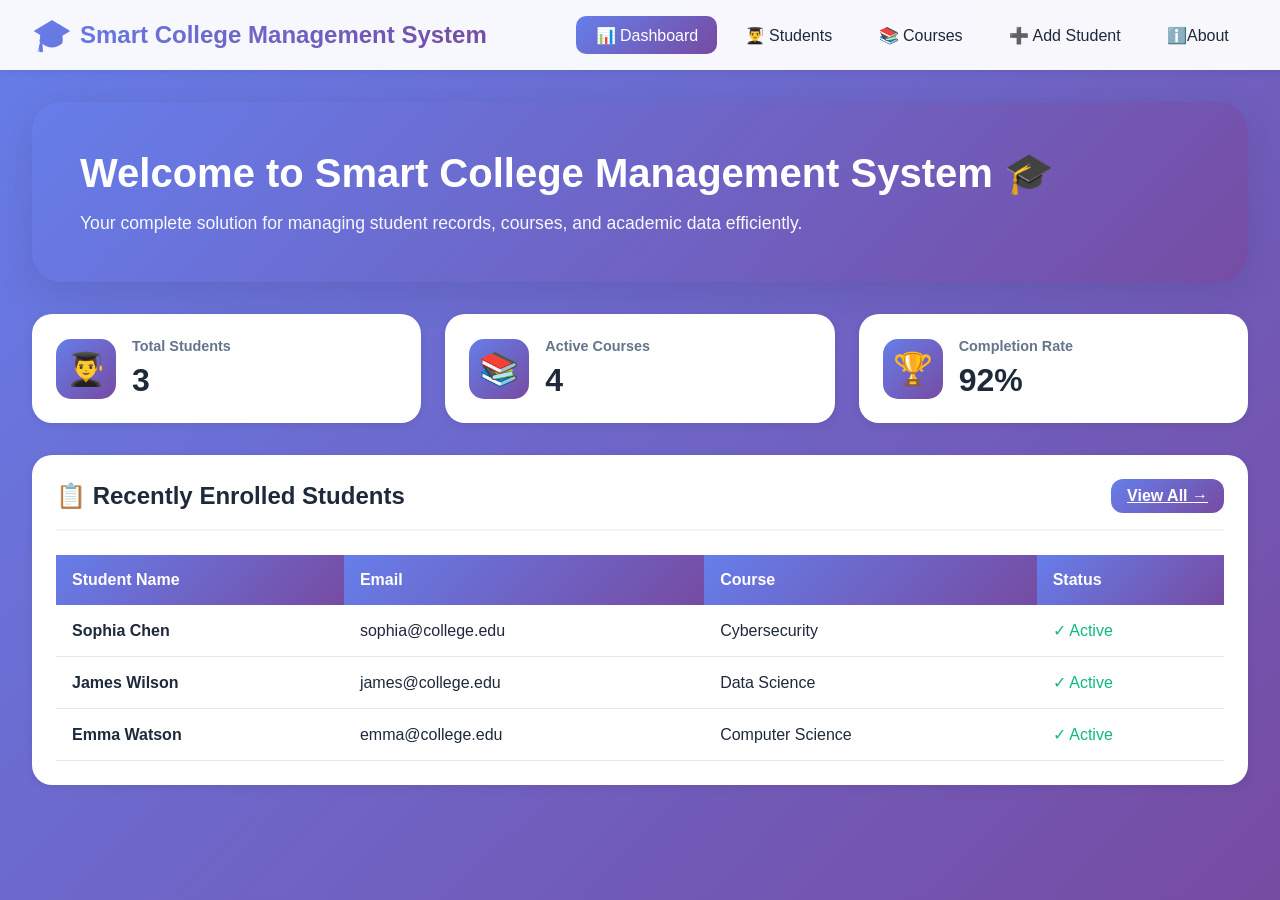
<file: index.html>
<!DOCTYPE html>
<html lang="en">
<head>
    <meta charset="UTF-8">
    <meta name="viewport" content="width=device-width, initial-scale=1.0">
    <title>Dashboard | College Management System</title>
    <link rel="stylesheet" href="style.css">
</head>
<body>
    <nav class="navbar">
        <div class="logo">
            <span class="logo-icon">🎓</span>
            <span>Smart College Management System </span>
        </div>
        <ul class="nav-links">
            <li><a href="index.html" class="active">📊 Dashboard</a></li>
            <li><a href="students.html">👨‍🎓 Students</a></li>
            <li><a href="courses.html">📚 Courses</a></li>
            <li><a href="add-student.html">➕ Add Student</a></li>
            <li><a href="about.html">ℹ️About</a></li>
        </ul>
    </nav>

    <div class="container">
       <!-- Replace the hero section in index.html with this -->
<div class="hero" style="background-image: linear-gradient(135deg, rgba(102,126,234,0.9), rgba(118,75,162,0.9)), url('https://tse2.mm.bing.net/th/id/OIP.YkT9b_gkhx3-Ktj4Rgh_lgHaEK?pid=Api&P=0&h=180'); background-size: cover; background-position: center;">
    <h1>Welcome to Smart College Management System 🎓</h1>
    <p>Your complete solution for managing student records, courses, and academic data efficiently.</p>
</div>

        <div class="stats-grid" id="statsGrid">
            <div class="stat-card">
                <div class="stat-icon">👨‍🎓</div>
                <div class="stat-info">
                    <h3>Total Students</h3>
                    <div class="stat-number" id="totalStudents">0</div>
                </div>
            </div>
            <div class="stat-card">
                <div class="stat-icon">📚</div>
                <div class="stat-info">
                    <h3>Active Courses</h3>
                    <div class="stat-number" id="totalCourses">0</div>
                </div>
            </div>
            <div class="stat-card">
                <div class="stat-icon">🏆</div>
                <div class="stat-info">
                    <h3>Completion Rate</h3>
                    <div class="stat-number" id="completionRate">0%</div>
                </div>
            </div>
        </div>

        <div class="card">
            <div class="card-header">
                <h2>📋 Recently Enrolled Students</h2>
                <a href="students.html" class="btn btn-primary" style="padding: 0.5rem 1rem;">View All →</a>
            </div>
            <div class="table-wrapper">
                <table id="recentTable">
                    <thead>
                        <tr><th>Student Name</th><th>Email</th><th>Course</th><th>Status</th></tr>
                    </thead>
                    <tbody id="recentList"></tbody>
                </table>
            </div>
        </div>
    </div>

    <script>
        function initData() {
            if (!localStorage.getItem('courses')) {
                let defaultCourses = [
                    { id: 1, name: 'Computer Science', code: 'CS101', credits: 4 },
                    { id: 2, name: 'Business Administration', code: 'BA201', credits: 3 },
                    { id: 3, name: 'Data Science', code: 'DS301', credits: 4 },
                    { id: 4, name: 'Cybersecurity', code: 'CY401', credits: 3 }
                ];
                localStorage.setItem('courses', JSON.stringify(defaultCourses));
            }

            if (!localStorage.getItem('students')) {
                let defaultStudents = [
                    { id: 1, name: 'Emma Watson', email: 'emma@college.edu', course: 'Computer Science', enrolledDate: '2024-01-15' },
                    { id: 2, name: 'James Wilson', email: 'james@college.edu', course: 'Data Science', enrolledDate: '2024-01-20' },
                    { id: 3, name: 'Sophia Chen', email: 'sophia@college.edu', course: 'Cybersecurity', enrolledDate: '2024-02-01' }
                ];
                localStorage.setItem('students', JSON.stringify(defaultStudents));
            }
        }

        function loadDashboard() {
            let students = JSON.parse(localStorage.getItem('students')) || [];
            let courses = JSON.parse(localStorage.getItem('courses')) || [];

            document.getElementById('totalStudents').innerText = students.length;
            document.getElementById('totalCourses').innerText = courses.length;
            document.getElementById('completionRate').innerText = Math.floor(Math.random() * 30 + 70) + '%';

            let recent = students.slice(-5).reverse();
            let tbody = document.getElementById('recentList');
            tbody.innerHTML = '';
            recent.forEach(s => {
                let row = tbody.insertRow();
                row.insertCell(0).innerHTML = `<strong>${s.name}</strong>`;
                row.insertCell(1).innerText = s.email;
                row.insertCell(2).innerText = s.course;
                row.insertCell(3).innerHTML = '<span style="color: #10b981;">✓ Active</span>';
            });
        }

        initData();
        loadDashboard();
    </script>
</body>
</html>
</file>
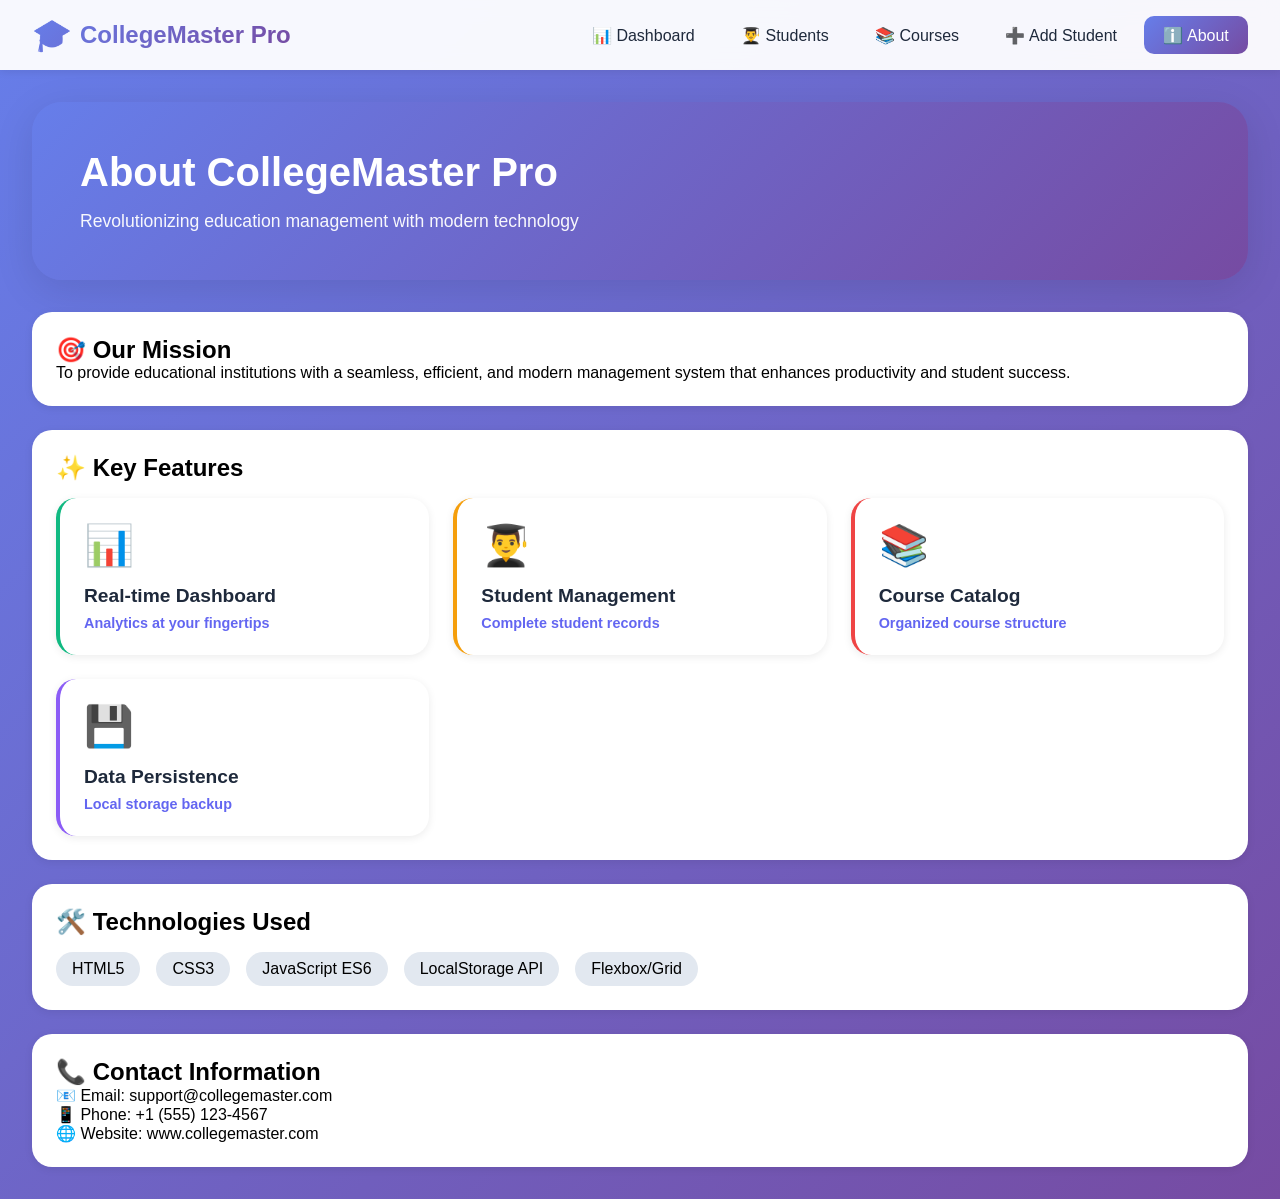
<file: about.html>
<!DOCTYPE html>
<html lang="en">
<head>
    <meta charset="UTF-8">
    <meta name="viewport" content="width=device-width, initial-scale=1.0">
    <title>About | College Management System</title>
    <link rel="stylesheet" href="style.css">
</head>
<body>
    <nav class="navbar">
        <div class="logo">
            <span class="logo-icon">🎓</span>
            <span>CollegeMaster Pro</span>
        </div>
        <ul class="nav-links">
            <li><a href="index.html">📊 Dashboard</a></li>
            <li><a href="students.html">👨‍🎓 Students</a></li>
            <li><a href="courses.html">📚 Courses</a></li>
            <li><a href="add-student.html">➕ Add Student</a></li>
            <li><a href="about.html" class="active">ℹ️ About</a></li>
        </ul>
    </nav>

    <div class="container">
        <div class="hero">
            <h1>About CollegeMaster Pro</h1>
            <p>Revolutionizing education management with modern technology</p>
        </div>

        <div class="card">
            <h2>🎯 Our Mission</h2>
            <p>To provide educational institutions with a seamless, efficient, and modern management system that enhances productivity and student success.</p>
        </div>

        <div class="card">
            <h2>✨ Key Features</h2>
            <div class="courses-grid" style="margin-top: 1rem;">
                <div class="course-card" style="border-left-color: #10b981;">
                    <div class="course-icon">📊</div>
                    <div class="course-title">Real-time Dashboard</div>
                    <div class="course-code">Analytics at your fingertips</div>
                </div>
                <div class="course-card" style="border-left-color: #f59e0b;">
                    <div class="course-icon">👨‍🎓</div>
                    <div class="course-title">Student Management</div>
                    <div class="course-code">Complete student records</div>
                </div>
                <div class="course-card" style="border-left-color: #ef4444;">
                    <div class="course-icon">📚</div>
                    <div class="course-title">Course Catalog</div>
                    <div class="course-code">Organized course structure</div>
                </div>
                <div class="course-card" style="border-left-color: #8b5cf6;">
                    <div class="course-icon">💾</div>
                    <div class="course-title">Data Persistence</div>
                    <div class="course-code">Local storage backup</div>
                </div>
            </div>
        </div>

        <div class="card">
            <h2>🛠️ Technologies Used</h2>
            <div style="display: flex; gap: 1rem; flex-wrap: wrap; margin-top: 1rem;">
                <span style="background: #e2e8f0; padding: 0.5rem 1rem; border-radius: 20px;">HTML5</span>
                <span style="background: #e2e8f0; padding: 0.5rem 1rem; border-radius: 20px;">CSS3</span>
                <span style="background: #e2e8f0; padding: 0.5rem 1rem; border-radius: 20px;">JavaScript ES6</span>
                <span style="background: #e2e8f0; padding: 0.5rem 1rem; border-radius: 20px;">LocalStorage API</span>
                <span style="background: #e2e8f0; padding: 0.5rem 1rem; border-radius: 20px;">Flexbox/Grid</span>
            </div>
        </div>

        <div class="card">
            <h2>📞 Contact Information</h2>
            <p>📧 Email: support@collegemaster.com</p>
            <p>📱 Phone: +1 (555) 123-4567</p>
            <p>🌐 Website: www.collegemaster.com</p>
        </div>
    </div>
</body>
</html>
</file>
<file: style.css>
:root {
    --primary: #6366f1;
    --primary-dark: #4f46e5;
    --secondary: #10b981;
    --accent: #f59e0b;
    --danger: #ef4444;
    --dark: #1e293b;
    --light: #f8fafc;
    --gray: #64748b;
    --gradient: linear-gradient(135deg, #667eea 0%, #764ba2 100%);
    --gradient-secondary: linear-gradient(135deg, #f093fb 0%, #f5576c 100%);
    --shadow: 0 10px 40px rgba(0,0,0,0.1);
    --shadow-sm: 0 2px 8px rgba(0,0,0,0.08);
}

* {
    margin: 0;
    padding: 0;
    box-sizing: border-box;
}

body {
    font-family: 'Inter', -apple-system, BlinkMacSystemFont, 'Segoe UI', sans-serif;
    background: linear-gradient(135deg, #667eea 0%, #764ba2 100%);
    min-height: 100vh;
}

/* Navigation */
.navbar {
    background: rgba(255,255,255,0.95);
    backdrop-filter: blur(10px);
    box-shadow: var(--shadow-sm);
    padding: 1rem 2rem;
    display: flex;
    justify-content: space-between;
    align-items: center;
    flex-wrap: wrap;
    position: sticky;
    top: 0;
    z-index: 1000;
}

.logo {
    display: flex;
    align-items: center;
    gap: 0.5rem;
    font-size: 1.5rem;
    font-weight: bold;
    background: var(--gradient);
    -webkit-background-clip: text;
    background-clip: text;
    color: transparent;
}

.logo-icon {
    font-size: 2rem;
}

.nav-links {
    display: flex;
    gap: 0.5rem;
    list-style: none;
}

.nav-links a {
    color: var(--dark);
    text-decoration: none;
    padding: 0.6rem 1.2rem;
    border-radius: 10px;
    transition: all 0.3s ease;
    font-weight: 500;
    display: flex;
    align-items: center;
    gap: 0.5rem;
}

.nav-links a:hover {
    background: var(--primary);
    color: white;
    transform: translateY(-2px);
}

.nav-links a.active {
    background: var(--gradient);
    color: white;
}

/* Main Container */
.container {
    max-width: 1400px;
    margin: 2rem auto;
    padding: 0 2rem;
}

/* Hero Section */
.hero {
    background: linear-gradient(135deg, #667eea 0%, #764ba2 100%);
    border-radius: 30px;
    padding: 3rem;
    color: white;
    margin-bottom: 2rem;
    box-shadow: var(--shadow);
}

.hero h1 {
    font-size: 2.5rem;
    margin-bottom: 1rem;
}

.hero p {
    font-size: 1.1rem;
    opacity: 0.95;
}

/* Cards */
.card {
    background: white;
    border-radius: 20px;
    padding: 1.5rem;
    margin-bottom: 1.5rem;
    box-shadow: var(--shadow-sm);
    transition: transform 0.3s ease, box-shadow 0.3s ease;
}

.card:hover {
    transform: translateY(-5px);
    box-shadow: var(--shadow);
}

.card-header {
    display: flex;
    justify-content: space-between;
    align-items: center;
    margin-bottom: 1.5rem;
    padding-bottom: 1rem;
    border-bottom: 2px solid #f1f5f9;
}

.card-header h2 {
    color: var(--dark);
    font-size: 1.5rem;
}

.card-header h3 {
    color: var(--dark);
    font-size: 1.2rem;
}

/* Stats Grid */
.stats-grid {
    display: grid;
    grid-template-columns: repeat(auto-fit, minmax(280px, 1fr));
    gap: 1.5rem;
    margin-bottom: 2rem;
}

.stat-card {
    background: white;
    border-radius: 20px;
    padding: 1.5rem;
    display: flex;
    align-items: center;
    gap: 1rem;
    box-shadow: var(--shadow-sm);
    transition: all 0.3s ease;
    cursor: pointer;
}

.stat-card:hover {
    transform: scale(1.02);
    box-shadow: var(--shadow);
}

.stat-icon {
    width: 60px;
    height: 60px;
    background: linear-gradient(135deg, #667eea 0%, #764ba2 100%);
    border-radius: 15px;
    display: flex;
    align-items: center;
    justify-content: center;
    font-size: 2rem;
}

.stat-info h3 {
    color: var(--gray);
    font-size: 0.9rem;
    margin-bottom: 0.5rem;
}

.stat-number {
    font-size: 2rem;
    font-weight: bold;
    color: var(--dark);
}

/* Tables */
.table-wrapper {
    overflow-x: auto;
}

table {
    width: 100%;
    border-collapse: collapse;
}

th {
    background: linear-gradient(135deg, #667eea 0%, #764ba2 100%);
    color: white;
    padding: 1rem;
    text-align: left;
    font-weight: 600;
}

td {
    padding: 1rem;
    border-bottom: 1px solid #e2e8f0;
    color: var(--dark);
}

tr:hover {
    background: #f8fafc;
}

/* Forms */
.form-container {
    max-width: 600px;
    margin: 0 auto;
}

.form-group {
    margin-bottom: 1.5rem;
}

label {
    display: block;
    margin-bottom: 0.5rem;
    color: var(--dark);
    font-weight: 600;
}

input, select, textarea {
    width: 100%;
    padding: 0.8rem 1rem;
    border: 2px solid #e2e8f0;
    border-radius: 12px;
    font-size: 1rem;
    transition: all 0.3s ease;
}

input:focus, select:focus, textarea:focus {
    outline: none;
    border-color: var(--primary);
    box-shadow: 0 0 0 3px rgba(99, 102, 241, 0.1);
}

/* Buttons */
.btn {
    padding: 0.8rem 1.5rem;
    border: none;
    border-radius: 12px;
    font-size: 1rem;
    font-weight: 600;
    cursor: pointer;
    transition: all 0.3s ease;
    display: inline-flex;
    align-items: center;
    gap: 0.5rem;
}

.btn-primary {
    background: var(--gradient);
    color: white;
}

.btn-primary:hover {
    transform: translateY(-2px);
    box-shadow: 0 5px 15px rgba(102, 126, 234, 0.4);
}

.btn-danger {
    background: var(--danger);
    color: white;
}

.btn-danger:hover {
    background: #dc2626;
    transform: translateY(-2px);
}

.btn-success {
    background: var(--secondary);
    color: white;
}

/* Message Alerts */
.alert {
    padding: 1rem;
    border-radius: 12px;
    margin-bottom: 1rem;
    display: flex;
    align-items: center;
    gap: 0.5rem;
}

.alert-success {
    background: #d1fae5;
    color: #065f46;
    border-left: 4px solid var(--secondary);
}

.alert-error {
    background: #fee2e2;
    color: #991b1b;
    border-left: 4px solid var(--danger);
}

/* Course Cards */
.courses-grid {
    display: grid;
    grid-template-columns: repeat(auto-fill, minmax(300px, 1fr));
    gap: 1.5rem;
}

.course-card {
    background: white;
    border-radius: 20px;
    padding: 1.5rem;
    box-shadow: var(--shadow-sm);
    transition: all 0.3s ease;
    border-left: 4px solid var(--primary);
}

.course-card:hover {
    transform: translateY(-5px);
    box-shadow: var(--shadow);
}

.course-icon {
    font-size: 2.5rem;
    margin-bottom: 1rem;
}

.course-title {
    font-size: 1.2rem;
    font-weight: bold;
    color: var(--dark);
    margin-bottom: 0.5rem;
}

.course-code {
    color: var(--primary);
    font-size: 0.9rem;
    font-weight: 600;
}

/* Responsive */
@media (max-width: 768px) {
    .navbar {
        flex-direction: column;
        gap: 1rem;
    }
    
    .nav-links {
        flex-wrap: wrap;
        justify-content: center;
    }
    
    .container {
        padding: 0 1rem;
    }
    
    .hero h1 {
        font-size: 1.8rem;
    }
    
    .stats-grid {
        grid-template-columns: 1fr;
    }
}
</file>
